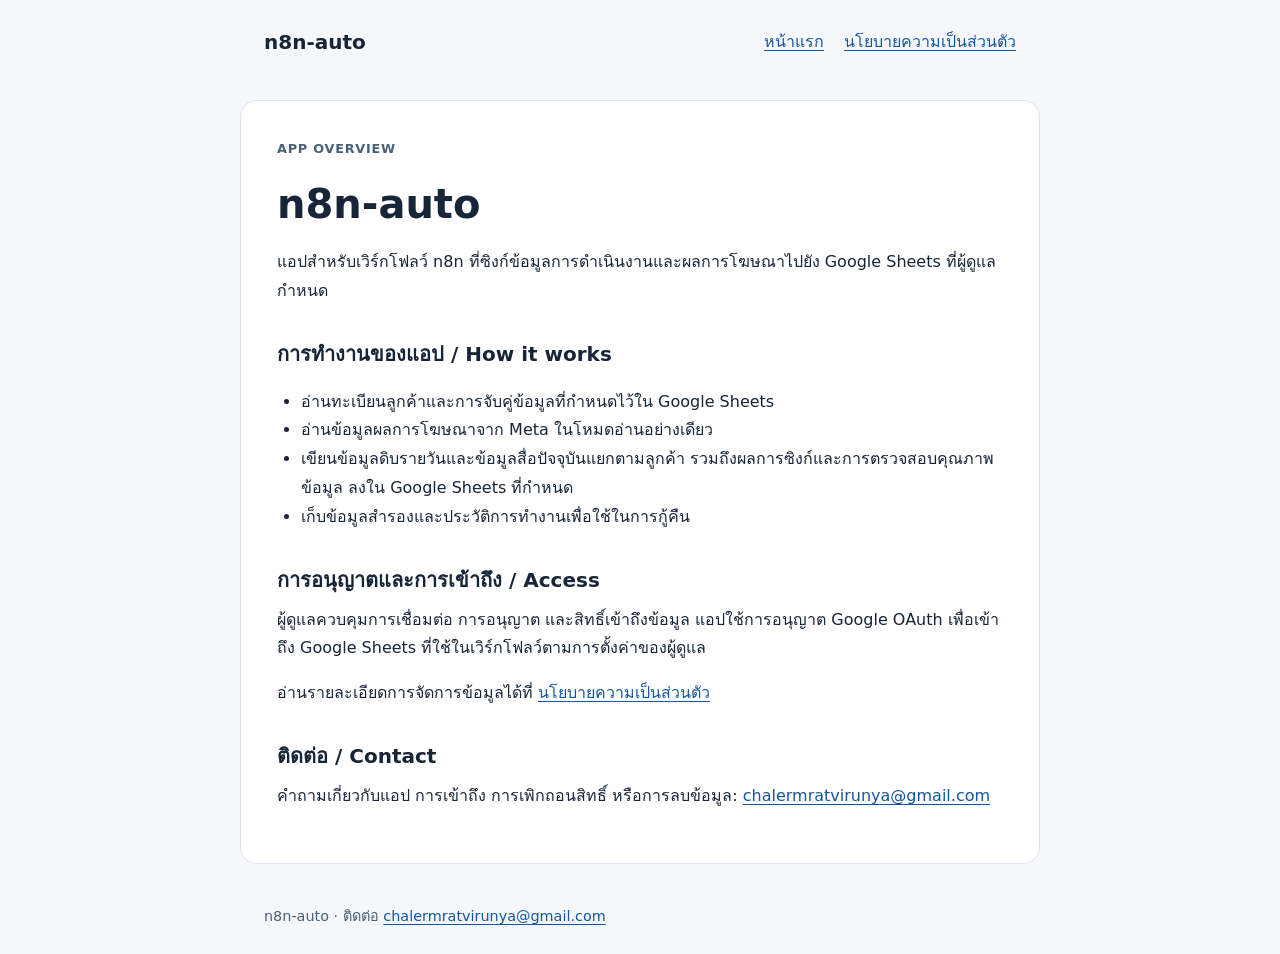
<file: index.html>
<!doctype html>
<html lang="th">
<head>
<meta charset="utf-8">
<meta name="viewport" content="width=device-width, initial-scale=1">
<meta name="description" content="หน้าแรก — แอปสำหรับการซิงก์ข้อมูลการดำเนินงานผ่าน n8n และ Google Sheets">
<title>หน้าแรก | n8n-auto</title>
<link rel="icon" href="data:image/svg+xml,<svg xmlns='http://www.w3.org/2000/svg' viewBox='0 0 64 64'><rect width='64' height='64' rx='14' fill='%23172538'/><path d='M16 42V22h8l16 20V22h8v20h-8L24 22v20z' fill='%23fff'/></svg>">
<link rel="stylesheet" href="styles.css">
</head>
<body>
<a class="skip" href="#main">ข้ามไปยังเนื้อหา</a>
<header><a class="brand" href="index.html">n8n-auto</a><nav aria-label="เมนูหลัก"><a href="index.html" aria-current="page">หน้าแรก</a><a href="privacy.html">นโยบายความเป็นส่วนตัว</a></nav></header>
<main id="main"><p class="label" lang="en">APP OVERVIEW</p>
<h1>n8n-auto</h1>
<p>แอปสำหรับเวิร์กโฟลว์ n8n ที่ซิงก์ข้อมูลการดำเนินงานและผลการโฆษณาไปยัง Google Sheets ที่ผู้ดูแลกำหนด</p>
<h2>การทำงานของแอป <span lang="en">/ How it works</span></h2>
<ul>
<li>อ่านทะเบียนลูกค้าและการจับคู่ข้อมูลที่กำหนดไว้ใน Google Sheets</li>
<li>อ่านข้อมูลผลการโฆษณาจาก Meta ในโหมดอ่านอย่างเดียว</li>
<li>เขียนข้อมูลดิบรายวันและข้อมูลสื่อปัจจุบันแยกตามลูกค้า รวมถึงผลการซิงก์และการตรวจสอบคุณภาพข้อมูล ลงใน Google Sheets ที่กำหนด</li>
<li>เก็บข้อมูลสำรองและประวัติการทำงานเพื่อใช้ในการกู้คืน</li>
</ul>
<h2>การอนุญาตและการเข้าถึง <span lang="en">/ Access</span></h2>
<p>ผู้ดูแลควบคุมการเชื่อมต่อ การอนุญาต และสิทธิ์เข้าถึงข้อมูล แอปใช้การอนุญาต Google OAuth เพื่อเข้าถึง Google Sheets ที่ใช้ในเวิร์กโฟลว์ตามการตั้งค่าของผู้ดูแล</p>
<p>อ่านรายละเอียดการจัดการข้อมูลได้ที่ <a href="privacy.html">นโยบายความเป็นส่วนตัว</a></p>
<h2>ติดต่อ <span lang="en">/ Contact</span></h2>
<p>คำถามเกี่ยวกับแอป การเข้าถึง การเพิกถอนสิทธิ์ หรือการลบข้อมูล: <a href="mailto:chalermratvirunya@gmail.com">chalermratvirunya@gmail.com</a></p></main>
<footer>n8n-auto · ติดต่อ <a href="mailto:chalermratvirunya@gmail.com">chalermratvirunya@gmail.com</a></footer>
</body>
</html>
</file>
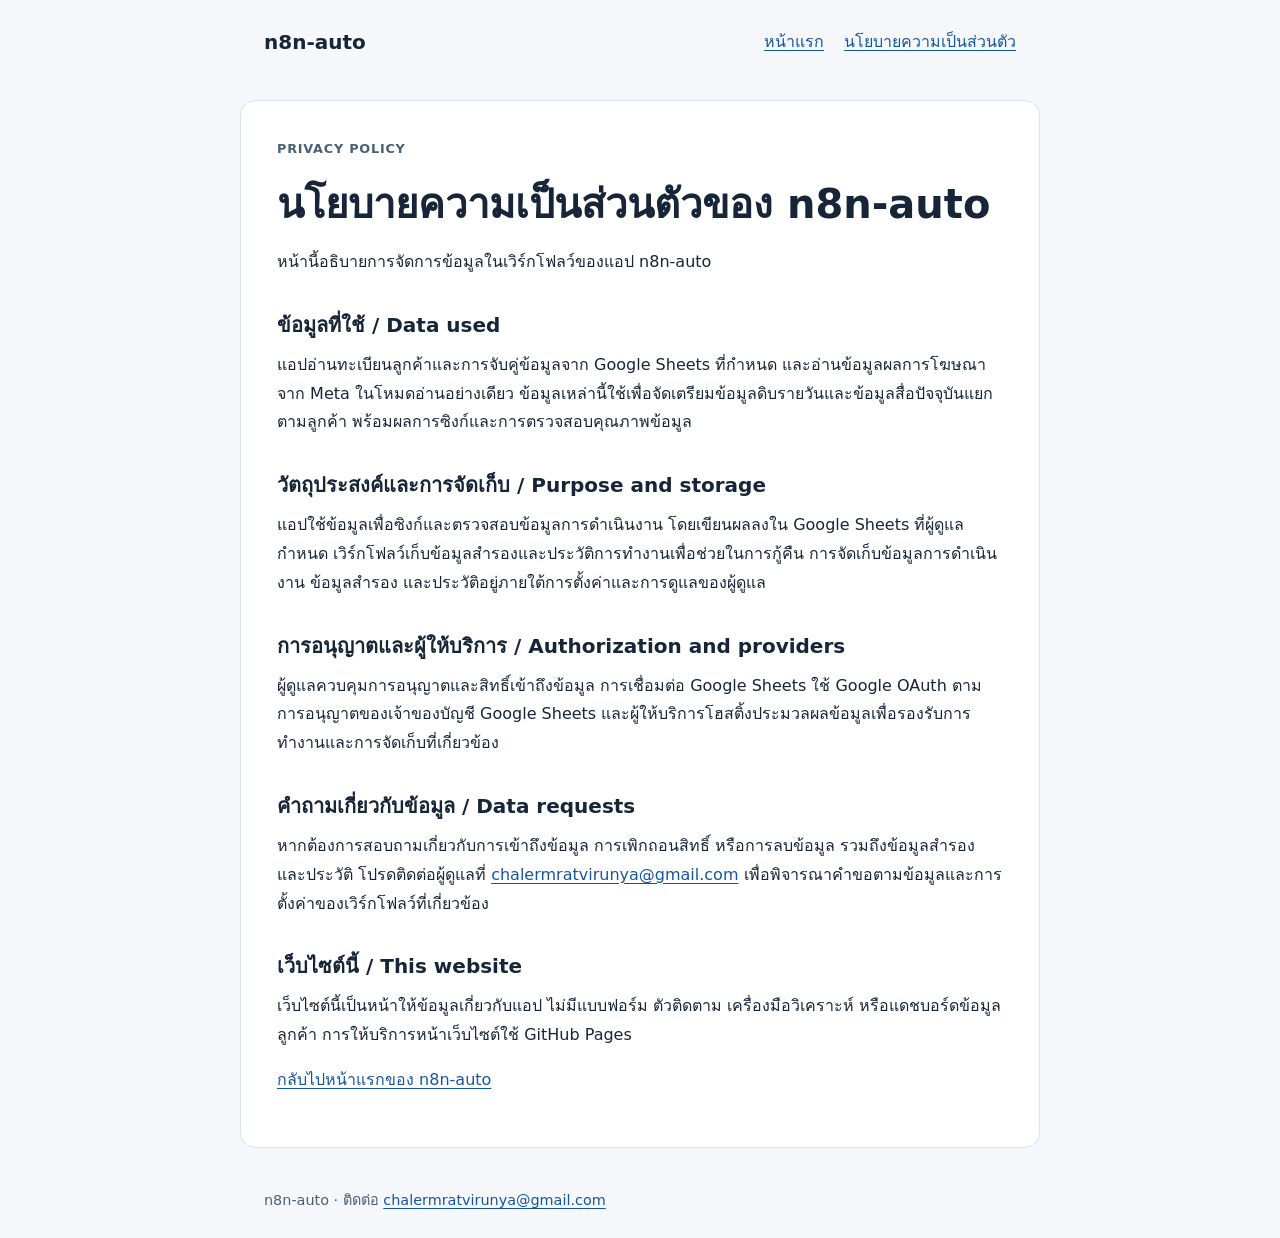
<file: privacy.html>
<!doctype html>
<html lang="th">
<head>
<meta charset="utf-8">
<meta name="viewport" content="width=device-width, initial-scale=1">
<meta name="description" content="นโยบายความเป็นส่วนตัว — แอปสำหรับการซิงก์ข้อมูลการดำเนินงานผ่าน n8n และ Google Sheets">
<title>นโยบายความเป็นส่วนตัว | n8n-auto</title>
<link rel="icon" href="data:image/svg+xml,<svg xmlns='http://www.w3.org/2000/svg' viewBox='0 0 64 64'><rect width='64' height='64' rx='14' fill='%23172538'/><path d='M16 42V22h8l16 20V22h8v20h-8L24 22v20z' fill='%23fff'/></svg>">
<link rel="stylesheet" href="styles.css">
</head>
<body>
<a class="skip" href="#main">ข้ามไปยังเนื้อหา</a>
<header><a class="brand" href="index.html">n8n-auto</a><nav aria-label="เมนูหลัก"><a href="index.html">หน้าแรก</a><a href="privacy.html" aria-current="page">นโยบายความเป็นส่วนตัว</a></nav></header>
<main id="main"><p class="label" lang="en">PRIVACY POLICY</p>
<h1>นโยบายความเป็นส่วนตัวของ n8n-auto</h1>
<p>หน้านี้อธิบายการจัดการข้อมูลในเวิร์กโฟลว์ของแอป n8n-auto</p>
<h2>ข้อมูลที่ใช้ <span lang="en">/ Data used</span></h2>
<p>แอปอ่านทะเบียนลูกค้าและการจับคู่ข้อมูลจาก Google Sheets ที่กำหนด และอ่านข้อมูลผลการโฆษณาจาก Meta ในโหมดอ่านอย่างเดียว ข้อมูลเหล่านี้ใช้เพื่อจัดเตรียมข้อมูลดิบรายวันและข้อมูลสื่อปัจจุบันแยกตามลูกค้า พร้อมผลการซิงก์และการตรวจสอบคุณภาพข้อมูล</p>
<h2>วัตถุประสงค์และการจัดเก็บ <span lang="en">/ Purpose and storage</span></h2>
<p>แอปใช้ข้อมูลเพื่อซิงก์และตรวจสอบข้อมูลการดำเนินงาน โดยเขียนผลลงใน Google Sheets ที่ผู้ดูแลกำหนด เวิร์กโฟลว์เก็บข้อมูลสำรองและประวัติการทำงานเพื่อช่วยในการกู้คืน การจัดเก็บข้อมูลการดำเนินงาน ข้อมูลสำรอง และประวัติอยู่ภายใต้การตั้งค่าและการดูแลของผู้ดูแล</p>
<h2>การอนุญาตและผู้ให้บริการ <span lang="en">/ Authorization and providers</span></h2>
<p>ผู้ดูแลควบคุมการอนุญาตและสิทธิ์เข้าถึงข้อมูล การเชื่อมต่อ Google Sheets ใช้ Google OAuth ตามการอนุญาตของเจ้าของบัญชี Google Sheets และผู้ให้บริการโฮสติ้งประมวลผลข้อมูลเพื่อรองรับการทำงานและการจัดเก็บที่เกี่ยวข้อง</p>
<h2>คำถามเกี่ยวกับข้อมูล <span lang="en">/ Data requests</span></h2>
<p>หากต้องการสอบถามเกี่ยวกับการเข้าถึงข้อมูล การเพิกถอนสิทธิ์ หรือการลบข้อมูล รวมถึงข้อมูลสำรองและประวัติ โปรดติดต่อผู้ดูแลที่ <a href="mailto:chalermratvirunya@gmail.com">chalermratvirunya@gmail.com</a> เพื่อพิจารณาคำขอตามข้อมูลและการตั้งค่าของเวิร์กโฟลว์ที่เกี่ยวข้อง</p>
<h2>เว็บไซต์นี้ <span lang="en">/ This website</span></h2>
<p>เว็บไซต์นี้เป็นหน้าให้ข้อมูลเกี่ยวกับแอป ไม่มีแบบฟอร์ม ตัวติดตาม เครื่องมือวิเคราะห์ หรือแดชบอร์ดข้อมูลลูกค้า การให้บริการหน้าเว็บไซต์ใช้ GitHub Pages</p>
<p><a href="index.html">กลับไปหน้าแรกของ n8n-auto</a></p></main>
<footer>n8n-auto · ติดต่อ <a href="mailto:chalermratvirunya@gmail.com">chalermratvirunya@gmail.com</a></footer>
</body>
</html>
</file>
<file: styles.css>
*{box-sizing:border-box}html{color-scheme:light}body{margin:0;background:#f5f7fb;color:#172538;font-family:system-ui,-apple-system,"Segoe UI",sans-serif;line-height:1.8}a{color:#1556a0;text-underline-offset:.2em}a:focus-visible{outline:3px solid #b76609;outline-offset:4px}header,main,footer{max-width:800px;margin:auto;padding:24px}header{display:flex;align-items:center;justify-content:space-between;gap:20px;flex-wrap:wrap}nav{display:flex;gap:20px;flex-wrap:wrap}.brand{font-size:1.25rem;font-weight:750;color:#172538;text-decoration:none}main{background:white;border:1px solid #dce3ee;border-radius:16px;padding:36px;margin:16px auto}h1{font-size:clamp(1.8rem,5vw,2.5rem);line-height:1.4;margin:0 0 16px}h2{font-size:1.25rem;margin:30px 0 8px}p{margin:0 0 16px}.label{font-size:.8rem;letter-spacing:.06em;color:#486178;font-weight:700}ul{padding-left:24px}footer{font-size:.9rem;color:#486178}.skip{position:absolute;left:16px;top:-100px;background:white;padding:8px}.skip:focus{top:8px}@media(max-width:850px){main{margin:12px 16px;padding:24px}header,footer{padding:20px}}
</file>
